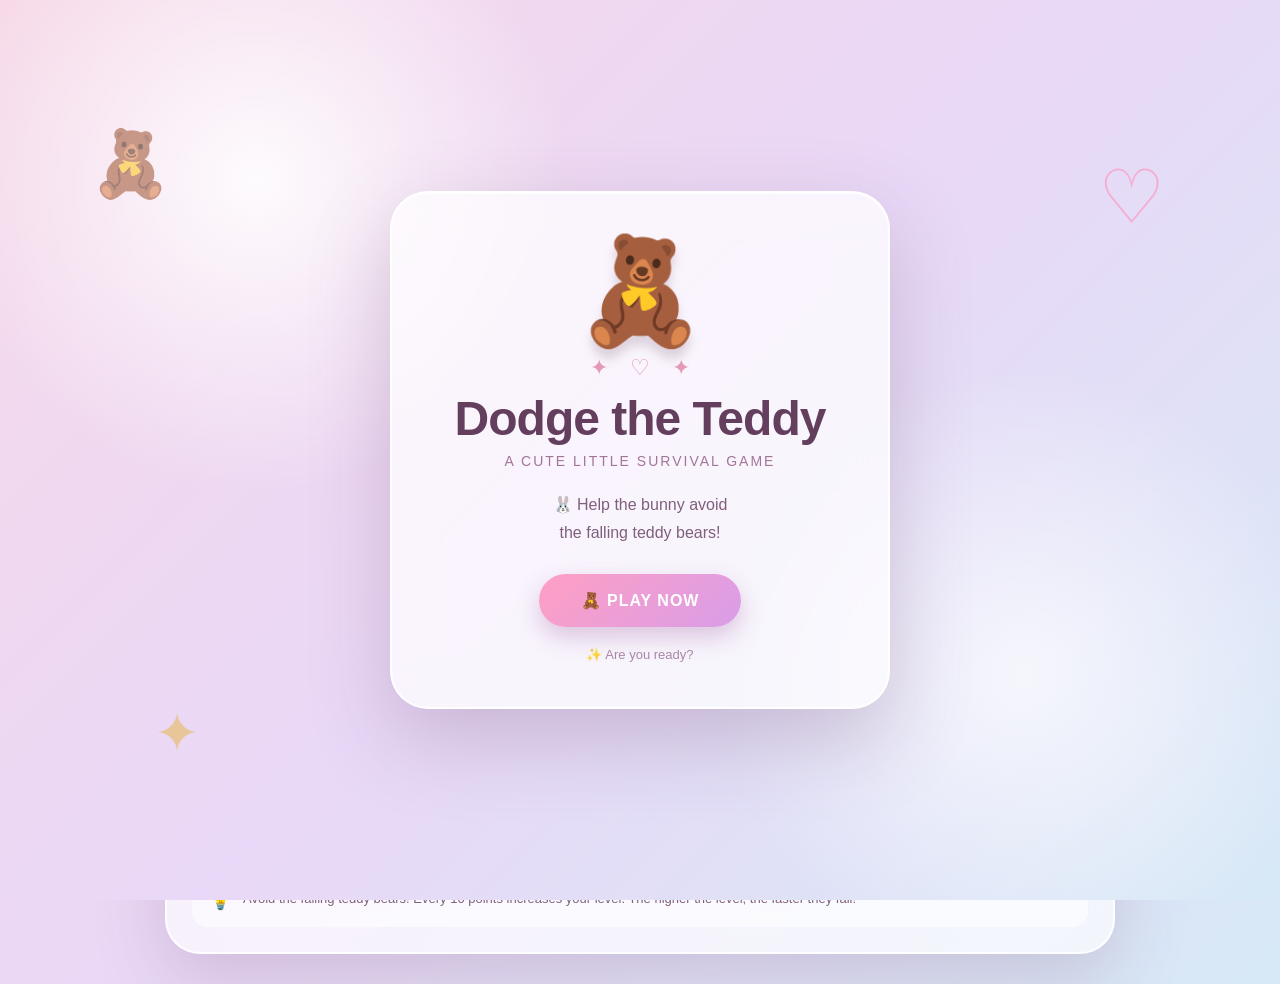
<file: dodge-the-teddy/index.html>
<!DOCTYPE html>
<html lang="en">
<head>
    <meta charset="UTF-8">
    <meta name="viewport" content="width=device-width, initial-scale=1.0">

    <title>Dodge the Teddy 🧸</title>

    <link rel="stylesheet" href="style.css">
</head>

<body>

<!-- ==========================================
     OPENING SCREEN
========================================== -->

<section id="openingScreen" class="opening-screen">

    <div class="opening-decoration opening-teddy">
        🧸
    </div>

    <div class="opening-decoration opening-heart">
        ♡
    </div>

    <div class="opening-decoration opening-star">
        ✦
    </div>

    <div class="opening-card">

        <div class="opening-teddy-main">
            🧸
        </div>

        <div class="opening-sparkles">
            ✦　♡　✦
        </div>

        <h1>Dodge the Teddy</h1>

        <p class="opening-subtitle">
            A cute little survival game
        </p>

        <p class="opening-description">
            🐰 Help the bunny avoid<br>
            the falling teddy bears!
        </p>

        <button id="enterGameBtn" class="enter-game-btn">
            🧸 PLAY NOW
        </button>

        <div class="opening-hint">
            ✨ Are you ready?
        </div>

    </div>

</section>

    <!-- ================================
         GAME SCREEN
    ================================= -->

    <section class="game-screen">

        <!-- Floating decorations -->
        <div class="floating teddy-float">🧸</div>
        <div class="floating heart-float">♡</div>
        <div class="floating star-float">✦</div>
        <div class="floating cloud-float">☁</div>

        <div class="game-wrapper">

            <!-- HEADER -->
            <div class="game-header">

                <div class="game-title">
                    <span>🧸</span>
                    <div>
                        <h1>Dodge the Teddy</h1>
                        <p>Don't let them catch you!</p>
                    </div>
                </div>

            </div>


            <!-- STATS -->
            <div class="stats">

                <div class="stat-box">
                    <span>⭐</span>
                    <div>
                        <small>SCORE</small>
                        <strong id="score">0</strong>
                    </div>
                </div>

                <div class="stat-box">
                    <span>🔥</span>
                    <div>
                        <small>LEVEL</small>
                        <strong id="level">1</strong>
                    </div>
                </div>

                <div class="stat-box">
                    <span>❤️</span>
                    <div>
                        <small>LIVES</small>
                        <strong id="lives">❤️❤️❤️</strong>
                    </div>
                </div>

            </div>


            <!-- GAME AREA -->
            <div id="gameArea" class="game-area">

                <!-- Background -->
                <div class="moon">🌙</div>

                <div class="cloud cloud-1">☁️</div>
                <div class="cloud cloud-2">☁️</div>
                <div class="cloud cloud-3">☁️</div>

                <!-- Stars -->
                <div class="stars">
                    ✦　⋆　✧　✦　⋆　✧　⋆　✦
                </div>

                <!-- Player -->
                <div id="player" class="player">
                    🐰
                </div>

                <!-- Start message -->
                <div id="startMessage" class="start-message">

                    <div class="big-teddy">
                        🧸
                    </div>

                    <h2>Dodge the Teddy!</h2>

                    <p>
                        Move left and right<br>
                        and avoid the falling teddies.
                    </p>

                    <button id="startBtn" class="start-btn">
                        ▶ START GAME
                    </button>

                    <small>
                        ⌨️ ← → / A D &nbsp; • &nbsp; 📱 Touch buttons
                    </small>

                </div>

                <!-- Game Over -->
                <div id="gameOver" class="game-over hidden">

                    <div class="game-over-icon">
                        💔
                    </div>

                    <h2>Game Over!</h2>

                    <p>
                        Your score
                    </p>

                    <strong id="finalScore">
                        0
                    </strong>

                    <p class="best-score">
                        🏆 Best Score:
                        <span id="bestScore">0</span>
                    </p>

                    <button id="restartBtn" class="start-btn">
                        🔄 PLAY AGAIN
                    </button>

                </div>

            </div>


            <!-- MOBILE CONTROLS -->
            <div class="mobile-controls">

                <button id="leftBtn" class="control-btn">
                    ◀
                </button>

                <button id="rightBtn" class="control-btn">
                    ▶
                </button>

            </div>


            <!-- INSTRUCTION -->
            <div class="instruction">

                <span>💡</span>

                <p>
                    Avoid the falling teddy bears!
                    Every 10 points increases your level.
                    The higher the level, the faster they fall!
                </p>

            </div>
            
        </div>

    </section>


    <script src="script.js"></script>

</body>
</html>
</file>
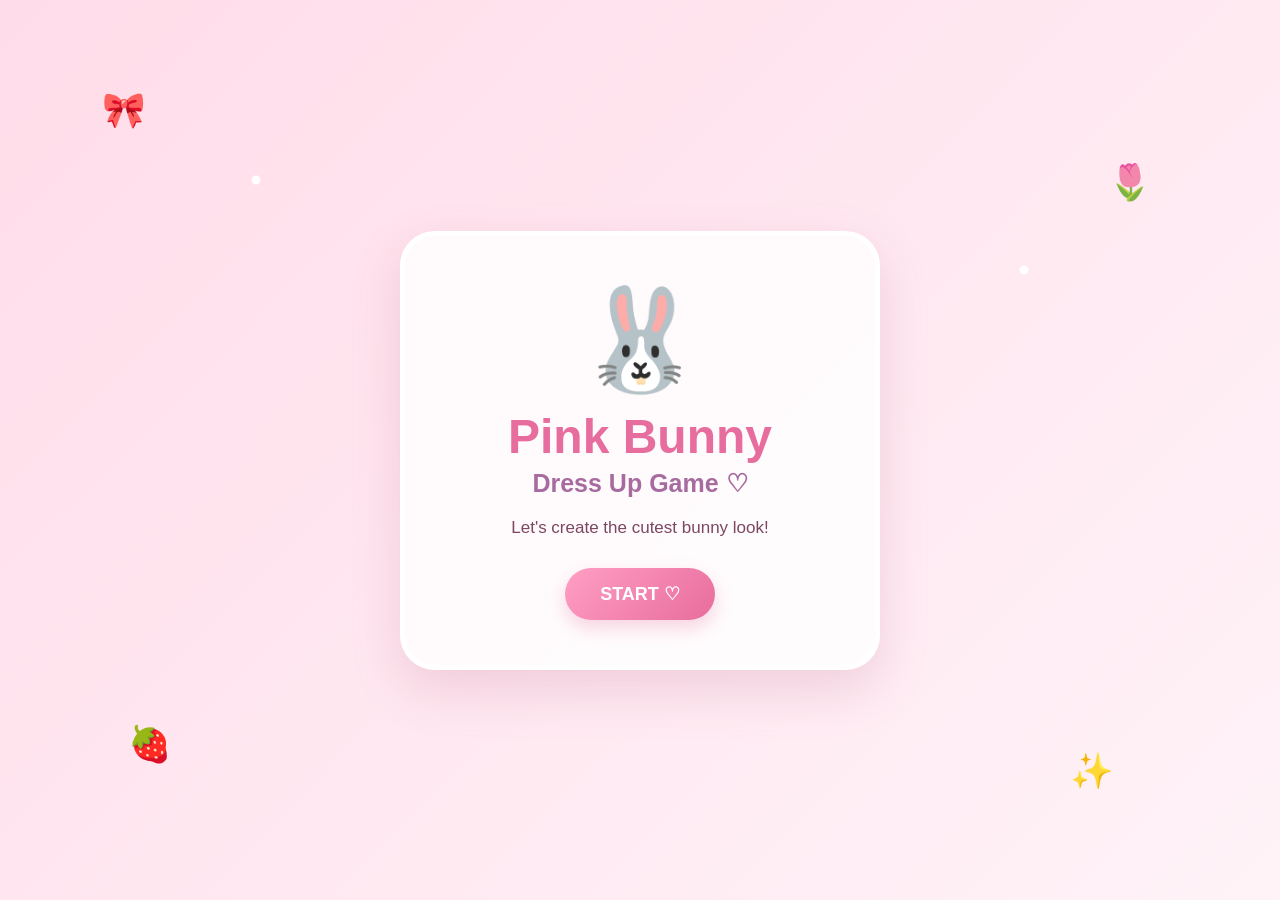
<file: dress-up-bunny/index.html>
<!DOCTYPE html>
<html lang="en">

<head>
    <meta charset="UTF-8">
    <meta name="viewport" content="width=device-width, initial-scale=1.0">

    <title>Pink Bunny Dress Up ♡</title>

    <link rel="stylesheet" href="style.css">
</head>

<body>

<!-- =====================================================
     WELCOME SCREEN
===================================================== -->

<section id="welcomeScreen" class="screen active">

    <div class="welcome-decoration decoration-one">🎀</div>
    <div class="welcome-decoration decoration-two">🌷</div>
    <div class="welcome-decoration decoration-three">🍓</div>
    <div class="welcome-decoration decoration-four">✨</div>

    <div class="welcome-card">

        <div class="welcome-bunny">
            🐰
        </div>

        <h1>Pink Bunny</h1>

        <h2>Dress Up Game ♡</h2>

        <p>
            Let's create the cutest bunny look!
        </p>

        <button id="startButton" class="main-button">
            START ♡
        </button>

    </div>

</section>


<!-- =====================================================
     DRESS UP SCREEN
===================================================== -->

<section id="dressUpScreen" class="screen">

    <header class="game-header">

        <div>
            <h1>My Bunny Closet 🎀</h1>

            <p>
                Choose your favorite outfit!
            </p>
        </div>

        <button id="musicButton" class="music-button">
            🎵
        </button>

    </header>


    <main class="game-container">

        <!-- =================================================
             BUNNY PREVIEW
        ================================================== -->

        <div class="bunny-section">

            <div
                id="bunnyBackground"
                class="bunny-background bg-pink"
            >

                <div class="sparkle sparkle-one">
                    ✦
                </div>

                <div class="sparkle sparkle-two">
                    ✧
                </div>

                <div class="sparkle sparkle-three">
                    ✦
                </div>


                <div class="bunny">

                    <!-- EARS -->

                    <div class="bunny-ear bunny-ear-left"></div>

                    <div class="bunny-ear bunny-ear-right"></div>


                    <!-- HEAD -->

                    <div class="bunny-head">

                        <div class="bunny-eye bunny-eye-left"></div>

                        <div class="bunny-eye bunny-eye-right"></div>

                        <div class="bunny-nose"></div>

                        <div class="bunny-cheek bunny-cheek-left"></div>

                        <div class="bunny-cheek bunny-cheek-right"></div>

                    </div>


                    <!-- BODY -->

                    <div class="bunny-body"></div>


                    <!-- DRESS -->

                    <div
                        id="bunnyDress"
                        class="bunny-dress dress-none"
                    ></div>


                    <!-- SHOES -->

                    <div
                        id="bunnyShoes"
                        class="bunny-shoes shoes-none"
                    ></div>


                    <!-- HAT -->

                    <div
                        id="bunnyHat"
                        class="bunny-hat hat-none"
                    ></div>


                    <!-- BAG -->

                    <div
                        id="bunnyBag"
                        class="bunny-bag bag-none"
                    ></div>

                </div>

            </div>


            <div class="look-name-box">

                <span>
                    Current Look
                </span>

                <strong id="lookName">
                    Pink Bunny
                </strong>

            </div>

        </div>


        <!-- =================================================
             CLOSET
        ================================================== -->

        <div class="closet-section">

            <div class="category-list">

                <button
                    class="category-button active"
                    data-category="dress"
                >
                    👗 Dress
                </button>


                <button
                    class="category-button"
                    data-category="shoes"
                >
                    👟 Shoes
                </button>


                <button
                    class="category-button"
                    data-category="hat"
                >
                    👑 Hat
                </button>


                <button
                    class="category-button"
                    data-category="bag"
                >
                    👜 Bag
                </button>


                <button
                    class="category-button"
                    data-category="background"
                >
                    🌸 Room
                </button>

            </div>


            <div
                id="optionsContainer"
                class="options-container"
            ></div>


            <div class="control-buttons">

                <button
                    id="randomButton"
                    class="secondary-button"
                >
                    🎲 Random
                </button>


                <button
                    id="resetButton"
                    class="secondary-button"
                >
                    ↺ Reset
                </button>


                <button
                    id="doneButton"
                    class="done-button"
                >
                    Done ♡
                </button>

            </div>

        </div>

    </main>

</section>


<!-- =====================================================
     RESULT SCREEN
===================================================== -->

<section id="resultScreen" class="screen">


    <!-- =================================================
         FLOATING RESULT DECORATIONS

         PENTING:
         Class menggunakan .result-floating
         supaya cocok dengan CSS.
    ================================================== -->

    <div class="result-floating result-float-1">
        💗
    </div>


    <div class="result-floating result-float-2">
        ⭐
    </div>


    <div class="result-floating result-float-3">
        ⚡
    </div>


    <div class="result-floating result-float-4">
        ✨
    </div>


    <div class="result-floating result-float-5">
        ♡
    </div>


    <!-- =================================================
         RESULT CARD
    ================================================== -->

    <div class="result-card">

        <p class="result-small-title">
            ✨ YOUR BUNNY LOOK ✨
        </p>


        <h1 id="finalLookName">
            Pink Bunny
        </h1>


        <!-- =================================================
             RESULT BUNNY AREA
        ================================================== -->

        <div
            id="resultBackground"
            class="result-bunny-background bg-pink"
        >


            <div class="result-bunny">


                <!-- EARS -->

                <div class="result-ear result-ear-left"></div>

                <div class="result-ear result-ear-right"></div>


                <!-- HEAD -->

                <div class="result-head">

                    <div class="result-eye result-eye-left"></div>

                    <div class="result-eye result-eye-right"></div>

                    <div class="result-nose"></div>

                    <div class="result-cheek result-cheek-left"></div>

                    <div class="result-cheek result-cheek-right"></div>

                </div>


                <!-- BODY -->

                <div class="result-body"></div>


                <!-- DRESS -->

                <div
                    id="resultDress"
                    class="result-dress dress-none"
                ></div>


                <!-- SHOES -->

                <div
                    id="resultShoes"
                    class="result-shoes shoes-none"
                ></div>


                <!-- HAT -->

                <div
                    id="resultHat"
                    class="result-hat hat-none"
                ></div>


                <!-- BAG -->

                <div
                    id="resultBag"
                    class="result-bag bag-none"
                ></div>


            </div>

        </div>


        <!-- PLAY AGAIN -->

        <button
            id="playAgainButton"
            class="main-button"
        >
            PLAY AGAIN ♡
        </button>

    </div>

</section>


<!-- =====================================================
     MUSIC
===================================================== -->

<audio
    id="backgroundMusic"
    loop
>
    <source
        src="music/music.mp3"
        type="audio/mpeg"
    >
</audio>


<script src="script.js"></script>

</body>

</html>
</file>
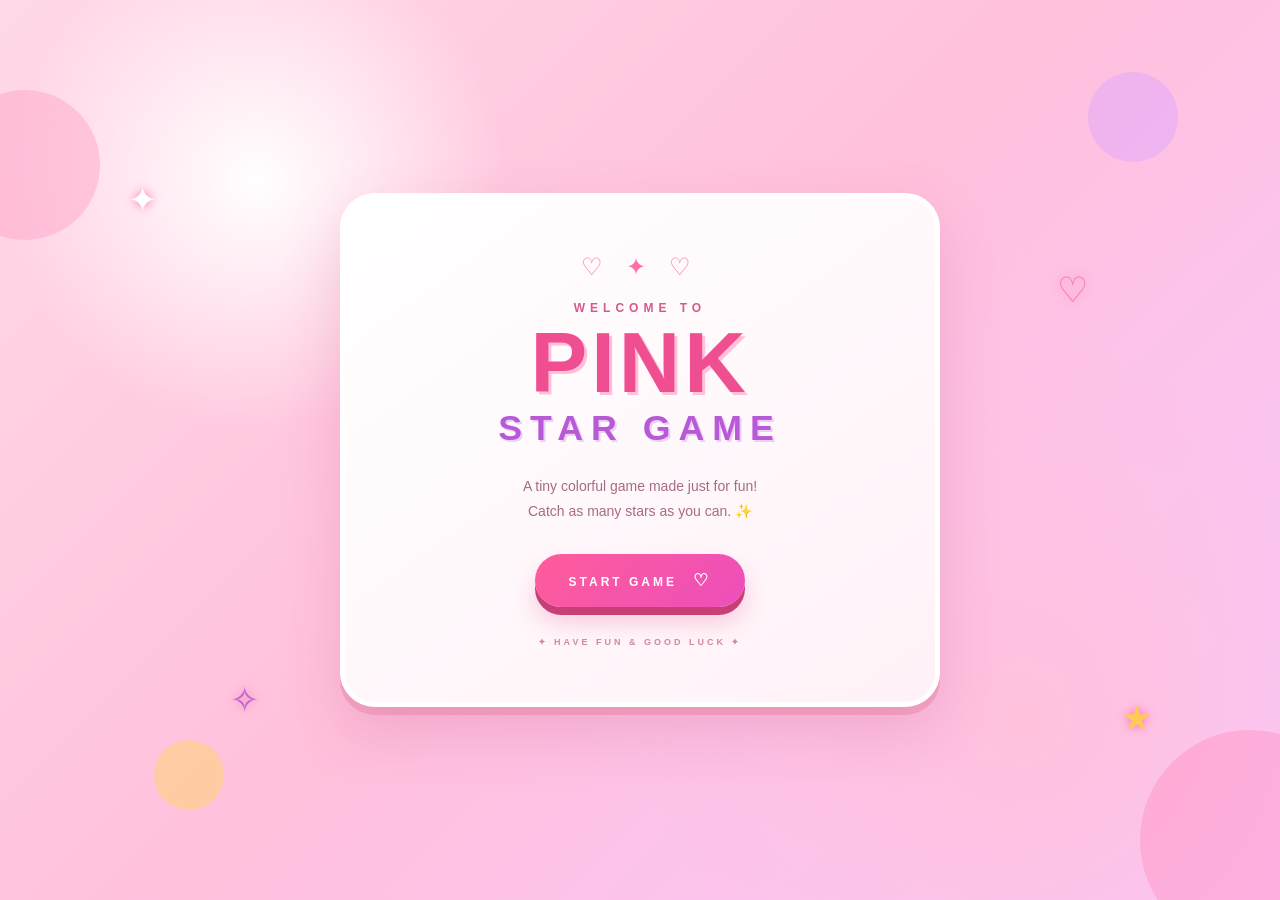
<file: pink-star-game/index.html>
<!DOCTYPE html>
<html lang="en">

<head>
    <meta charset="UTF-8">
    <meta name="viewport" content="width=device-width, initial-scale=1.0">

    <title>Pink Star Mini Game ♡</title>

    <link rel="stylesheet" href="style.css">
</head>

<body>

    <!-- =========================================
         WELCOME SCREEN
    ========================================== -->

    <section id="welcomeScreen" class="screen welcome-screen">

        <!-- Decorative bubbles -->
        <div class="bubble bubble-1"></div>
        <div class="bubble bubble-2"></div>
        <div class="bubble bubble-3"></div>
        <div class="bubble bubble-4"></div>

        <div class="sparkle sparkle-1">✦</div>
        <div class="sparkle sparkle-2">♡</div>
        <div class="sparkle sparkle-3">✧</div>
        <div class="sparkle sparkle-4">★</div>

        <div class="welcome-card">

            <div class="welcome-decoration">
                ♡ ✦ ♡
            </div>

            <p class="welcome-small">
                WELCOME TO
            </p>

            <h1>
                PINK
                <span>STAR GAME</span>
            </h1>

            <p class="welcome-description">
                A tiny colorful game made just for fun!
                <br>
                Catch as many stars as you can. ✨
            </p>

            <button id="startButton" class="game-button">
                <span>START GAME</span>
                <b>♡</b>
            </button>

            <div class="welcome-footer">
                ✦ HAVE FUN & GOOD LUCK ✦
            </div>

        </div>

    </section>


    <!-- =========================================
         GAME SCREEN
    ========================================== -->

    <section id="gameScreen" class="screen game-screen">

        <div class="bubble bubble-5"></div>
        <div class="bubble bubble-6"></div>

        <div class="game-container">

            <!-- Header -->

            <div class="game-header">

                <div class="player-info">

                    <div class="mini-icon">
                        ♡
                    </div>

                    <div>
                        <span>PLAYER</span>
                        <strong>STAR HUNTER</strong>
                    </div>

                </div>

                <div class="score-box">

                    <span>SCORE</span>

                    <strong id="score">
                        0
                    </strong>

                </div>

            </div>


            <!-- Game board -->

            <div class="game-board" id="gameBoard">

                <div class="game-board-title">
                    CATCH THE STAR!
                </div>

                <div class="game-board-subtitle">
                    ✦ Tap the pink star ✦
                </div>

                <button id="target" class="target">
                    ★
                </button>

            </div>


            <!-- Timer -->

            <div class="timer-card">

                <span>
                    TIME LEFT
                </span>

                <strong id="timer">
                    30
                </strong>

                <small>
                    seconds
                </small>

            </div>

        </div>

    </section>


    <!-- =========================================
         GAME OVER SCREEN
    ========================================== -->

    <section id="gameOverScreen" class="screen game-over-screen">

        <div class="bubble bubble-7"></div>
        <div class="bubble bubble-8"></div>

        <div class="game-over-card">

            <div class="game-over-decoration">
                ✨ ♡ ✨
            </div>

            <div class="trophy">
                🏆
            </div>

            <p class="game-over-small">
                TIME'S UP!
            </p>

            <h2>
                GREAT JOB!
            </h2>

            <p class="result-text">
                Your final score is
            </p>

            <div class="final-score">
                <span id="finalScore">
                    0
                </span>

                <small>
                    STARS
                </small>
            </div>

            <button id="restartButton" class="game-button">
                <span>PLAY AGAIN</span>
                <b>↻</b>
            </button>

            <div class="game-over-footer">
                Keep shining! ✦
            </div>

        </div>

    </section>


    <script src="script.js"></script>

</body>

</html>
</file>
<file: dodge-the-teddy/style.css>
/* =====================================================
   DODGE THE TEDDY
   FULL CSS
===================================================== */


/* ================================
   RESET
================================ */

* {
    margin: 0;
    padding: 0;
    box-sizing: border-box;
}

html,
body {
    width: 100%;
    min-height: 100%;
    font-family: "Trebuchet MS", Arial, sans-serif;
}


/* ================================
   BODY
================================ */

body {

    background:
        radial-gradient(
            circle at 20% 20%,
            rgba(255,255,255,.9),
            transparent 25%
        ),
        linear-gradient(
            135deg,
            #f7d9e8,
            #e9d8f7,
            #d7e9f7
        );

    overflow-x: hidden;
}


/* ================================
   GAME SCREEN
================================ */

.game-screen {

    min-height: 100vh;

    display: flex;
    justify-content: center;
    align-items: center;

    padding: 30px 15px;

    position: relative;
    overflow: hidden;
}


/* ================================
   FLOATING DECORATIONS
================================ */

.floating {

    position: fixed;

    pointer-events: none;

    opacity: .55;

    z-index: 0;

    animation:
        floatingAround
        6s
        ease-in-out
        infinite;
}

.teddy-float {

    left: 5%;
    top: 12%;

    font-size: 55px;

    animation-delay: 0s;
}

.heart-float {

    right: 7%;
    top: 18%;

    font-size: 65px;

    color: #ff8fb8;

    animation-delay: 1s;
}

.star-float {

    left: 10%;
    bottom: 15%;

    font-size: 50px;

    color: #f8c96d;

    animation-delay: 2s;
}

.cloud-float {

    right: 5%;
    bottom: 12%;

    font-size: 65px;

    animation-delay: 3s;
}


@keyframes floatingAround {

    0% {
        transform: translateY(0) rotate(-5deg);
    }

    50% {
        transform: translateY(-25px) rotate(8deg);
    }

    100% {
        transform: translateY(0) rotate(-5deg);
    }
}


/* ================================
   GAME WRAPPER
================================ */

.game-wrapper {

    width: min(950px, 100%);

    position: relative;

    z-index: 2;

    background: rgba(255,255,255,.65);

    backdrop-filter: blur(18px);

    border: 2px solid rgba(255,255,255,.8);

    border-radius: 35px;

    padding: 25px;

    box-shadow:
        0 25px 70px rgba(125,82,115,.22),
        inset 0 1px 0 rgba(255,255,255,.9);
}


/* ================================
   HEADER
================================ */

.game-header {

    display: flex;

    align-items: center;

    justify-content: space-between;

    gap: 15px;

    margin-bottom: 20px;
}


.game-title {

    display: flex;

    align-items: center;

    gap: 15px;
}


.game-title > span {

    width: 65px;
    height: 65px;

    display: flex;
    align-items: center;
    justify-content: center;

    background: linear-gradient(
        145deg,
        #fff,
        #ffe5ef
    );

    border-radius: 20px;

    font-size: 38px;

    box-shadow:
        0 8px 20px rgba(202,110,145,.2);
}


.game-title h1 {

    color: #633e5d;

    font-size: clamp(25px, 4vw, 38px);

    line-height: 1;

    margin-bottom: 7px;
}


.game-title p {

    color: #9c718f;

    font-size: 14px;
}


/* ================================
   MUSIC BUTTON
================================ */

.music-btn {

    border: none;

    background: #fff;

    color: #754b6c;

    padding: 12px 18px;

    border-radius: 50px;

    font-weight: bold;

    cursor: pointer;

    box-shadow:
        0 7px 18px rgba(120,70,110,.15);

    transition: .25s;
}

.music-btn:hover {

    transform: translateY(-3px);

    box-shadow:
        0 10px 22px rgba(120,70,110,.22);
}


/* ================================
   STATS
================================ */

.stats {

    display: grid;

    grid-template-columns:
        repeat(3, 1fr);

    gap: 12px;

    margin-bottom: 18px;
}


.stat-box {

    background: rgba(255,255,255,.8);

    border-radius: 18px;

    padding: 12px 15px;

    display: flex;

    align-items: center;

    justify-content: center;

    gap: 10px;

    box-shadow:
        0 6px 20px rgba(130,75,120,.1);

    border: 1px solid rgba(255,255,255,.8);
}


.stat-box > span {

    font-size: 25px;
}


.stat-box small {

    display: block;

    font-size: 10px;

    letter-spacing: 2px;

    color: #aa88a3;
}


.stat-box strong {

    display: block;

    color: #633e5d;

    font-size: 20px;

    margin-top: 2px;
}


/* ================================
   GAME AREA
================================ */

.game-area {

    width: 100%;

    height: 560px;

    position: relative;

    overflow: hidden;

    border-radius: 28px;

    border: 4px solid rgba(255,255,255,.8);

    background:

        radial-gradient(
            circle at 50% 20%,
            rgba(255,255,255,.4),
            transparent 30%
        ),

        linear-gradient(
            180deg,
            #bca8dd 0%,
            #d8c4e8 45%,
            #f4d7df 100%
        );

    box-shadow:
        inset 0 0 50px rgba(90,60,110,.15),
        0 10px 30px rgba(90,60,110,.15);
}


/* ================================
   MOON
================================ */

.moon {

    position: absolute;

    top: 35px;
    right: 45px;

    font-size: 70px;

    filter:
        drop-shadow(
            0 0 15px
            rgba(255,255,255,.7)
        );

    animation:
        moonGlow
        3s
        ease-in-out
        infinite;
}


@keyframes moonGlow {

    0%,100% {
        transform: scale(1);
    }

    50% {
        transform: scale(1.08);
    }
}


/* ================================
   CLOUDS
================================ */

.cloud {

    position: absolute;

    font-size: 42px;

    opacity: .65;

    pointer-events: none;
}

.cloud-1 {

    top: 70px;
    left: 10%;

    animation:
        cloudMove1
        18s
        linear
        infinite;
}

.cloud-2 {

    top: 150px;
    left: 60%;

    font-size: 32px;

    animation:
        cloudMove2
        23s
        linear
        infinite;
}

.cloud-3 {

    top: 240px;
    left: 25%;

    font-size: 28px;

    animation:
        cloudMove1
        25s
        linear
        infinite;
}


@keyframes cloudMove1 {

    0% {
        transform: translateX(-80px);
    }

    50% {
        transform: translateX(180px);
    }

    100% {
        transform: translateX(-80px);
    }
}


@keyframes cloudMove2 {

    0% {
        transform: translateX(100px);
    }

    50% {
        transform: translateX(-150px);
    }

    100% {
        transform: translateX(100px);
    }
}


/* ================================
   STARS
================================ */

.stars {

    position: absolute;

    top: 25px;
    left: 30px;

    color: rgba(255,255,255,.8);

    font-size: 18px;

    letter-spacing: 8px;

    animation:
        twinkle
        2s
        ease-in-out
        infinite;
}


@keyframes twinkle {

    0%,100% {
        opacity: .4;
    }

    50% {
        opacity: 1;
    }
}


/* ================================
   PLAYER
================================ */

.player {

    position: absolute;

    width: 75px;
    height: 75px;

    left: 50%;

    bottom: 25px;

    transform: translateX(-50%);

    display: flex;

    align-items: center;
    justify-content: center;

    font-size: 55px;

    z-index: 10;

    user-select: none;

    filter:
        drop-shadow(
            0 7px 4px
            rgba(90,50,80,.2)
        );

    transition: transform .08s linear;
}


/* ================================
   FALLING TEDDY
================================ */

.falling-teddy {

    position: absolute;

    top: -70px;

    width: 60px;
    height: 60px;

    display: flex;

    align-items: center;
    justify-content: center;

    font-size: 44px;

    z-index: 5;

    user-select: none;

    filter:
        drop-shadow(
            0 5px 4px
            rgba(80,50,70,.25)
        );
}


/* ================================
   HIT ANIMATION
================================ */

.player.hit {

    animation:
        hitShake
        .4s
        ease;
}


@keyframes hitShake {

    0% {
        transform: translateX(-50%);
    }

    20% {
        transform: translateX(calc(-50% - 15px));
    }

    40% {
        transform: translateX(calc(-50% + 15px));
    }

    60% {
        transform: translateX(calc(-50% - 12px));
    }

    80% {
        transform: translateX(calc(-50% + 12px));
    }

    100% {
        transform: translateX(-50%);
    }
}


/* ================================
   START MESSAGE
================================ */

.start-message {

    position: absolute;

    inset: 0;

    display: flex;

    flex-direction: column;

    align-items: center;
    justify-content: center;

    text-align: center;

    background:
        rgba(80,55,100,.18);

    backdrop-filter: blur(3px);

    z-index: 20;
}


.big-teddy {

    font-size: 90px;

    animation:
        teddyBounce
        1.5s
        ease-in-out
        infinite;
}


@keyframes teddyBounce {

    0%,100% {
        transform: translateY(0) rotate(-5deg);
    }

    50% {
        transform: translateY(-15px) rotate(5deg);
    }
}


.start-message h2,
.game-over h2 {

    color: #fff;

    font-size: 34px;

    text-shadow:
        0 3px 10px rgba(60,40,80,.3);

    margin: 5px 0 10px;
}


.start-message p {

    color: #fff;

    line-height: 1.6;

    margin-bottom: 20px;

    text-shadow:
        0 2px 5px rgba(60,40,80,.25);
}


.start-message small {

    color: rgba(255,255,255,.9);

    margin-top: 15px;
}


/* ================================
   BUTTON
================================ */

.start-btn {

    border: none;

    padding: 15px 28px;

    border-radius: 50px;

    background:
        linear-gradient(
            135deg,
            #ff9fc3,
            #d99de8
        );

    color: #fff;

    font-size: 15px;

    font-weight: bold;

    letter-spacing: 1px;

    cursor: pointer;

    box-shadow:
        0 8px 20px
        rgba(150,80,150,.3);

    transition: .25s;
}


.start-btn:hover {

    transform:
        translateY(-4px)
        scale(1.03);

    box-shadow:
        0 12px 28px
        rgba(150,80,150,.4);
}


.start-btn:active {

    transform: scale(.97);
}


/* ================================
   GAME OVER
================================ */

.game-over {

    position: absolute;

    inset: 0;

    z-index: 30;

    display: flex;

    flex-direction: column;

    align-items: center;
    justify-content: center;

    text-align: center;

    background:
        rgba(68,42,75,.35);

    backdrop-filter: blur(8px);
}


.game-over-icon {

    font-size: 70px;

    animation:
        heartBreak
        1s
        ease;
}


@keyframes heartBreak {

    0% {
        transform: scale(0);
    }

    70% {
        transform: scale(1.15);
    }

    100% {
        transform: scale(1);
    }
}


.game-over > p {

    color: #fff;

    margin-top: 5px;
}


#finalScore {

    color: #fff;

    font-size: 48px;

    margin: 3px 0 8px;
}


.best-score {

    margin-bottom: 20px;

    font-size: 14px;
}


/* ================================
   HIDDEN
================================ */

.hidden {

    display: none !important;
}


/* ================================
   MOBILE CONTROLS
================================ */

.mobile-controls {

    display: flex;

    justify-content: center;

    gap: 20px;

    margin-top: 18px;
}


.control-btn {

    width: 75px;
    height: 55px;

    border: none;

    border-radius: 18px;

    background: rgba(255,255,255,.85);

    color: #704c6d;

    font-size: 24px;

    font-weight: bold;

    cursor: pointer;

    box-shadow:
        0 7px 18px
        rgba(100,60,100,.15);

    transition: .15s;

    touch-action: manipulation;
}


.control-btn:active {

    transform: scale(.9);

    background: #ffe4ef;
}


.sound-control {

    font-size: 20px;
}


/* ================================
   INSTRUCTION
================================ */

.instruction {

    display: flex;

    align-items: center;

    gap: 10px;

    margin-top: 15px;

    padding: 13px 16px;

    border-radius: 16px;

    background: rgba(255,255,255,.55);

    color: #805f7b;

    font-size: 13px;

    line-height: 1.5;
}


.instruction span {

    font-size: 20px;
}


/* ================================
   SCORE POPUP
================================ */

.score-popup {

    position: absolute;

    color: #fff;

    font-size: 20px;

    font-weight: bold;

    pointer-events: none;

    z-index: 50;

    animation:
        scoreUp
        .7s
        ease-out
        forwards;

    text-shadow:
        0 2px 5px rgba(80,40,80,.4);
}


@keyframes scoreUp {

    0% {
        opacity: 1;
        transform: translateY(0) scale(1);
    }

    100% {
        opacity: 0;
        transform: translateY(-50px) scale(1.3);
    }
}


/* ================================
   LEVEL POPUP
================================ */

.level-popup {

    position: absolute;

    left: 50%;
    top: 50%;

    transform: translate(-50%, -50%);

    z-index: 100;

    color: #fff;

    font-size: 45px;

    font-weight: bold;

    text-shadow:
        0 4px 15px rgba(70,40,90,.4);

    animation:
        levelUp
        1s
        ease
        forwards;

    pointer-events: none;
}


@keyframes levelUp {

    0% {
        opacity: 0;
        transform:
            translate(-50%, -50%)
            scale(.5);
    }

    30% {
        opacity: 1;
        transform:
            translate(-50%, -50%)
            scale(1.2);
    }

    100% {
        opacity: 0;
        transform:
            translate(-50%, -50%)
            scale(1.5);
    }
}


/* ================================
   RESPONSIVE
================================ */

@media (max-width: 700px) {

    .game-screen {

        padding: 10px;
    }

    .game-wrapper {

        padding: 15px;

        border-radius: 25px;
    }

    .game-header {

        align-items: flex-start;
    }

    .game-title > span {

        width: 52px;
        height: 52px;

        font-size: 30px;
    }

    .game-title h1 {

        font-size: 24px;
    }

    .game-title p {

        font-size: 11px;
    }

    .music-btn {

        padding: 9px 12px;

        font-size: 11px;
    }

    .stats {

        gap: 7px;
    }

    .stat-box {

        padding: 9px 5px;

        gap: 4px;
    }

    .stat-box > span {

        font-size: 20px;
    }

    .stat-box small {

        font-size: 8px;
    }

    .stat-box strong {

        font-size: 15px;
    }

    .game-area {

        height: 500px;

        border-radius: 22px;
    }

    .mobile-controls {

        gap: 12px;
    }

    .control-btn {

        width: 85px;
    }

    .instruction {

        font-size: 11px;
    }

    .floating {

        display: none;
    }
}


@media (max-width: 420px) {

    .game-area {

        height: 460px;
    }

    .moon {

        right: 20px;

        font-size: 50px;
    }

    .start-message h2 {

        font-size: 27px;
    }

    .big-teddy {

        font-size: 70px;
    }

    .start-message p {

        font-size: 13px;
    }
}

/* =====================================================
   OPENING SCREEN
===================================================== */

.opening-screen {

    position: fixed;

    inset: 0;

    z-index: 9999;

    display: flex;

    align-items: center;
    justify-content: center;

    padding: 20px;

    overflow: hidden;

    background:
        radial-gradient(
            circle at 20% 20%,
            rgba(255,255,255,.9),
            transparent 25%
        ),
        radial-gradient(
            circle at 80% 75%,
            rgba(255,255,255,.7),
            transparent 25%
        ),
        linear-gradient(
            135deg,
            #f7d9e8,
            #e9d8f7,
            #d7e9f7
        );

    transition:
        opacity .7s ease,
        visibility .7s ease;
}


/* ketika masuk game */

.opening-screen.hide {

    opacity: 0;

    visibility: hidden;

    pointer-events: none;
}


/* ================================
   OPENING CARD
================================ */

.opening-card {

    position: relative;

    width: min(500px, 100%);

    padding: 45px 30px;

    text-align: center;

    border-radius: 38px;

    background:
        rgba(255,255,255,.72);

    backdrop-filter: blur(20px);

    border:
        2px solid
        rgba(255,255,255,.9);

    box-shadow:
        0 30px 80px
        rgba(110,70,110,.25),

        inset
        0 1px 0
        rgba(255,255,255,.9);

    animation:
        openingCardIn
        .8s
        ease;
}


@keyframes openingCardIn {

    from {

        opacity: 0;

        transform:
            translateY(35px)
            scale(.9);
    }

    to {

        opacity: 1;

        transform:
            translateY(0)
            scale(1);
    }
}


/* ================================
   MAIN TEDDY
================================ */

.opening-teddy-main {

    font-size: 105px;

    line-height: 1;

    margin-bottom: 10px;

    filter:
        drop-shadow(
            0 10px 5px
            rgba(100,60,90,.18)
        );

    animation:
        openingTeddy
        2s
        ease-in-out
        infinite;
}


@keyframes openingTeddy {

    0%,
    100% {

        transform:
            translateY(0)
            rotate(-5deg);
    }

    50% {

        transform:
            translateY(-15px)
            rotate(5deg);
    }
}


/* ================================
   SPARKLES
================================ */

.opening-sparkles {

    color: #e59abb;

    font-size: 22px;

    margin-bottom: 8px;

    animation:
        sparkleBlink
        1.8s
        ease-in-out
        infinite;
}


@keyframes sparkleBlink {

    0%,
    100% {

        opacity: .45;

        transform: scale(.95);
    }

    50% {

        opacity: 1;

        transform: scale(1.08);
    }
}


/* ================================
   TITLE
================================ */

.opening-card h1 {

    margin: 5px 0 7px;

    color: #633e5d;

    font-size:
        clamp(32px, 7vw, 48px);

    font-weight: 800;

    letter-spacing: -1px;
}


.opening-subtitle {

    color: #a27696;

    font-size: 14px;

    letter-spacing: 2px;

    text-transform: uppercase;

    margin-bottom: 22px;
}


/* ================================
   DESCRIPTION
================================ */

.opening-description {

    color: #805f7b;

    font-size: 16px;

    line-height: 1.7;

    margin-bottom: 28px;
}


/* ================================
   PLAY BUTTON
================================ */

.enter-game-btn {

    position: relative;

    border: none;

    padding:
        17px 42px;

    min-width: 190px;

    border-radius: 50px;

    background:
        linear-gradient(
            135deg,
            #ff9fc3,
            #d99de8
        );

    color: white;

    font-family:
        "Trebuchet MS",
        Arial,
        sans-serif;

    font-size: 16px;

    font-weight: bold;

    letter-spacing: 1px;

    cursor: pointer;

    box-shadow:
        0 10px 25px
        rgba(150,80,150,.3);

    transition:
        transform .25s ease,
        box-shadow .25s ease;
}


.enter-game-btn:hover {

    transform:
        translateY(-5px)
        scale(1.04);

    box-shadow:
        0 16px 32px
        rgba(150,80,150,.4);
}


.enter-game-btn:active {

    transform:
        translateY(0)
        scale(.96);
}


/* ================================
   HINT
================================ */

.opening-hint {

    margin-top: 20px;

    color: #aa88a3;

    font-size: 13px;

    animation:
        hintPulse
        2s
        ease-in-out
        infinite;
}


@keyframes hintPulse {

    0%,
    100% {

        opacity: .55;
    }

    50% {

        opacity: 1;
    }
}


/* ================================
   FLOATING DECORATIONS
================================ */

.opening-decoration {

    position: absolute;

    pointer-events: none;

    user-select: none;

    opacity: .6;

    animation:
        openingFloat
        5s
        ease-in-out
        infinite;
}


.opening-teddy {

    left: 7%;

    top: 14%;

    font-size: 65px;
}


.opening-heart {

    right: 9%;

    top: 17%;

    color: #ff8fb8;

    font-size: 75px;

    animation-delay: 1s;
}


.opening-star {

    left: 12%;

    bottom: 15%;

    color: #e7bb5f;

    font-size: 55px;

    animation-delay: 2s;
}


@keyframes openingFloat {

    0%,
    100% {

        transform:
            translateY(0)
            rotate(-6deg);
    }

    50% {

        transform:
            translateY(-25px)
            rotate(7deg);
    }
}


/* ================================
   MOBILE
================================ */

@media (max-width: 600px) {

    .opening-card {

        padding:
            35px 20px;

        border-radius: 30px;
    }

    .opening-teddy-main {

        font-size: 80px;
    }

    .opening-card h1 {

        font-size: 32px;
    }

    .opening-description {

        font-size: 14px;
    }

    .opening-decoration {

        opacity: .35;
    }

    .opening-teddy {

        left: 3%;
    }

    .opening-heart {

        right: 3%;
    }

    .enter-game-btn {

        width: 100%;

        max-width: 240px;
    }
}
/* =====================================================
   OPENING SCREEN
===================================================== */

.opening-screen {

    position: fixed;

    inset: 0;

    z-index: 9999;

    display: flex;

    align-items: center;
    justify-content: center;

    padding: 20px;

    overflow: hidden;

    background:
        radial-gradient(
            circle at 20% 20%,
            rgba(255,255,255,.9),
            transparent 25%
        ),
        radial-gradient(
            circle at 80% 75%,
            rgba(255,255,255,.7),
            transparent 25%
        ),
        linear-gradient(
            135deg,
            #f7d9e8,
            #e9d8f7,
            #d7e9f7
        );

    transition:
        opacity .7s ease,
        visibility .7s ease;
}


/* ketika masuk game */

.opening-screen.hide {

    opacity: 0;

    visibility: hidden;

    pointer-events: none;
}


/* ================================
   OPENING CARD
================================ */

.opening-card {

    position: relative;

    width: min(500px, 100%);

    padding: 45px 30px;

    text-align: center;

    border-radius: 38px;

    background:
        rgba(255,255,255,.72);

    backdrop-filter: blur(20px);

    border:
        2px solid
        rgba(255,255,255,.9);

    box-shadow:
        0 30px 80px
        rgba(110,70,110,.25),

        inset
        0 1px 0
        rgba(255,255,255,.9);

    animation:
        openingCardIn
        .8s
        ease;
}


@keyframes openingCardIn {

    from {

        opacity: 0;

        transform:
            translateY(35px)
            scale(.9);
    }

    to {

        opacity: 1;

        transform:
            translateY(0)
            scale(1);
    }
}


/* ================================
   MAIN TEDDY
================================ */

.opening-teddy-main {

    font-size: 105px;

    line-height: 1;

    margin-bottom: 10px;

    filter:
        drop-shadow(
            0 10px 5px
            rgba(100,60,90,.18)
        );

    animation:
        openingTeddy
        2s
        ease-in-out
        infinite;
}


@keyframes openingTeddy {

    0%,
    100% {

        transform:
            translateY(0)
            rotate(-5deg);
    }

    50% {

        transform:
            translateY(-15px)
            rotate(5deg);
    }
}


/* ================================
   SPARKLES
================================ */

.opening-sparkles {

    color: #e59abb;

    font-size: 22px;

    margin-bottom: 8px;

    animation:
        sparkleBlink
        1.8s
        ease-in-out
        infinite;
}


@keyframes sparkleBlink {

    0%,
    100% {

        opacity: .45;

        transform: scale(.95);
    }

    50% {

        opacity: 1;

        transform: scale(1.08);
    }
}


/* ================================
   TITLE
================================ */

.opening-card h1 {

    margin: 5px 0 7px;

    color: #633e5d;

    font-size:
        clamp(32px, 7vw, 48px);

    font-weight: 800;

    letter-spacing: -1px;
}


.opening-subtitle {

    color: #a27696;

    font-size: 14px;

    letter-spacing: 2px;

    text-transform: uppercase;

    margin-bottom: 22px;
}


/* ================================
   DESCRIPTION
================================ */

.opening-description {

    color: #805f7b;

    font-size: 16px;

    line-height: 1.7;

    margin-bottom: 28px;
}


/* ================================
   PLAY BUTTON
================================ */

.enter-game-btn {

    position: relative;

    border: none;

    padding:
        17px 42px;

    min-width: 190px;

    border-radius: 50px;

    background:
        linear-gradient(
            135deg,
            #ff9fc3,
            #d99de8
        );

    color: white;

    font-family:
        "Trebuchet MS",
        Arial,
        sans-serif;

    font-size: 16px;

    font-weight: bold;

    letter-spacing: 1px;

    cursor: pointer;

    box-shadow:
        0 10px 25px
        rgba(150,80,150,.3);

    transition:
        transform .25s ease,
        box-shadow .25s ease;
}


.enter-game-btn:hover {

    transform:
        translateY(-5px)
        scale(1.04);

    box-shadow:
        0 16px 32px
        rgba(150,80,150,.4);
}


.enter-game-btn:active {

    transform:
        translateY(0)
        scale(.96);
}


/* ================================
   HINT
================================ */

.opening-hint {

    margin-top: 20px;

    color: #aa88a3;

    font-size: 13px;

    animation:
        hintPulse
        2s
        ease-in-out
        infinite;
}


@keyframes hintPulse {

    0%,
    100% {

        opacity: .55;
    }

    50% {

        opacity: 1;
    }
}


/* ================================
   FLOATING DECORATIONS
================================ */

.opening-decoration {

    position: absolute;

    pointer-events: none;

    user-select: none;

    opacity: .6;

    animation:
        openingFloat
        5s
        ease-in-out
        infinite;
}


.opening-teddy {

    left: 7%;

    top: 14%;

    font-size: 65px;
}


.opening-heart {

    right: 9%;

    top: 17%;

    color: #ff8fb8;

    font-size: 75px;

    animation-delay: 1s;
}


.opening-star {

    left: 12%;

    bottom: 15%;

    color: #e7bb5f;

    font-size: 55px;

    animation-delay: 2s;
}


@keyframes openingFloat {

    0%,
    100% {

        transform:
            translateY(0)
            rotate(-6deg);
    }

    50% {

        transform:
            translateY(-25px)
            rotate(7deg);
    }
}


/* ================================
   MOBILE
================================ */

@media (max-width: 600px) {

    .opening-card {

        padding:
            35px 20px;

        border-radius: 30px;
    }

    .opening-teddy-main {

        font-size: 80px;
    }

    .opening-card h1 {

        font-size: 32px;
    }

    .opening-description {

        font-size: 14px;
    }

    .opening-decoration {

        opacity: .35;
    }

    .opening-teddy {

        left: 3%;
    }

    .opening-heart {

        right: 3%;
    }

    .enter-game-btn {

        width: 100%;

        max-width: 240px;
    }
}
</file>
<file: dress-up-bunny/style.css>
* {
    box-sizing: border-box;
    margin: 0;
    padding: 0;
}

body {
    font-family: "Trebuchet MS", Arial, sans-serif;
    min-height: 100vh;
    background: #ffeaf3;
    color: #7c4760;
    overflow-x: hidden;
}

/* =====================================================
   SCREEN
===================================================== */

.screen {
    display: none;
    min-height: 100vh;
    padding: 30px;
}

.screen.active {
    display: flex;
}

/* =====================================================
   WELCOME
===================================================== */

#welcomeScreen {
    align-items: center;
    justify-content: center;
    position: relative;

    background:
        radial-gradient(circle at 20% 20%, #ffffff 0 4px, transparent 5px),
        radial-gradient(circle at 80% 30%, #ffffff 0 4px, transparent 5px),
        linear-gradient(135deg, #ffdce9, #fff3f8);

    overflow: hidden;
}

.welcome-card {
    width: min(480px, 100%);
    padding: 45px 30px;
    text-align: center;

    background: rgba(255,255,255,.85);

    border: 5px solid #fff;
    border-radius: 35px;

    box-shadow:
        0 20px 50px rgba(180, 93, 130, .2);

    position: relative;
    z-index: 5;
}

.welcome-bunny {
    font-size: 100px;
    margin-bottom: 10px;

    animation: bounce 2s infinite;
}

.welcome-card h1 {
    color: #e66d9d;
    font-size: 48px;
}

.welcome-card h2 {
    color: #a76ba0;
    font-size: 25px;
    margin-top: 5px;
}

.welcome-card p {
    margin: 20px 0 30px;
    font-size: 17px;
}

.main-button {
    border: none;

    padding: 15px 35px;

    border-radius: 30px;

    background:
        linear-gradient(
            135deg,
            #ff9fc4,
            #e86c9c
        );

    color: white;

    font-size: 18px;
    font-weight: bold;

    cursor: pointer;

    box-shadow:
        0 8px 18px rgba(224, 92, 140, .25);

    transition: .25s;
}

.main-button:hover {
    transform: translateY(-3px) scale(1.03);
}

/* =====================================================
   FLOATING DECORATIONS
===================================================== */

.welcome-decoration {
    position: absolute;

    z-index: 10;

    font-size: 35px;

    pointer-events: none;

    animation:
        floatingEmoji 4s ease-in-out infinite,
        twinkleEmoji 2.5s ease-in-out infinite;
}

.decoration-one {
    top: 10%;
    left: 8%;

    animation-delay: 0s;
}

.decoration-two {
    top: 18%;
    right: 10%;

    animation-delay: .8s;
}

.decoration-three {
    bottom: 15%;
    left: 10%;

    animation-delay: 1.5s;
}

.decoration-four {
    bottom: 12%;
    right: 13%;

    animation-delay: 2.2s;
}

/* =====================================================
   GAME HEADER
===================================================== */

#dressUpScreen {
    flex-direction: column;

    background:
        radial-gradient(
            circle,
            rgba(255,255,255,.8) 2px,
            transparent 3px
        ),
        #fff0f6;

    background-size: 35px 35px;

    position: relative;
}

.game-header {
    width: min(1200px, 100%);

    margin: auto;

    display: flex;

    align-items: center;
    justify-content: space-between;

    margin-bottom: 20px;

    position: relative;
    z-index: 5;
}

.game-header h1 {
    color: #df6696;
    font-size: 30px;
}

.game-header p {
    margin-top: 5px;
    color: #9a6a80;
}

.music-button {
    width: 50px;
    height: 50px;

    border: none;
    border-radius: 50%;

    background: white;

    cursor: pointer;

    font-size: 22px;

    box-shadow:
        0 5px 15px rgba(150, 80, 110, .15);
}

/* =====================================================
   GAME CONTAINER
===================================================== */

.game-container {
    width: min(1200px, 100%);

    margin: auto;

    display: grid;

    grid-template-columns:
        1fr 1fr;

    gap: 30px;

    align-items: stretch;

    position: relative;
    z-index: 5;
}

/* =====================================================
   BUNNY SECTION
===================================================== */

.bunny-section {
    display: flex;

    flex-direction: column;

    align-items: center;
}

.bunny-background {
    position: relative;

    width: 100%;

    min-height: 560px;

    overflow: hidden;

    border: 8px solid white;

    border-radius: 35px;

    box-shadow:
        0 15px 40px rgba(170, 90, 120, .18);

    transition: .4s;
}

/* =====================================================
   BACKGROUNDS
===================================================== */

.bg-pink {
    background:
        radial-gradient(
            circle at 20% 20%,
            #fff 0 8px,
            transparent 9px
        ),
        linear-gradient(
            135deg,
            #ffd7e8,
            #ffedf5
        );
}

.bg-purple {
    background:
        radial-gradient(
            circle at 70% 25%,
            #fff 0 8px,
            transparent 9px
        ),
        linear-gradient(
            135deg,
            #e5d4ff,
            #f4eaff
        );
}

.bg-blue {
    background:
        radial-gradient(
            circle at 25% 30%,
            #fff 0 8px,
            transparent 9px
        ),
        linear-gradient(
            135deg,
            #ccefff,
            #e8f9ff
        );
}

.bg-yellow {
    background:
        radial-gradient(
            circle at 75% 25%,
            #fff 0 8px,
            transparent 9px
        ),
        linear-gradient(
            135deg,
            #fff0a9,
            #fff9dc
        );
}

.bg-night {
    background:
        radial-gradient(
            circle at 20% 20%,
            white 0 2px,
            transparent 3px
        ),
        radial-gradient(
            circle at 70% 30%,
            white 0 2px,
            transparent 3px
        ),
        linear-gradient(
            135deg,
            #4f477e,
            #8c7fba
        );
}

/* =====================================================
   BUNNY
===================================================== */

.bunny {
    position: absolute;

    left: 50%;
    bottom: 45px;

    width: 260px;
    height: 460px;

    transform: translateX(-50%);
}

/* =====================================================
   EARS
===================================================== */

.bunny-ear {
    position: absolute;

    top: 0;

    width: 70px;
    height: 180px;

    background: #fffafa;

    border: 5px solid #e9cbd7;

    border-radius:
        60% 60% 45% 45%;

    z-index: 1;
}

.bunny-ear::after {
    content: "";

    position: absolute;

    inset: 15px;

    border-radius: inherit;

    background: #ffd9e6;
}

.bunny-ear-left {
    left: 45px;

    transform: rotate(-10deg);
}

.bunny-ear-right {
    right: 45px;

    transform: rotate(10deg);
}

/* =====================================================
   HEAD
===================================================== */

.bunny-head {
    position: absolute;

    top: 75px;
    left: 50%;

    width: 190px;
    height: 160px;

    transform: translateX(-50%);

    background: #fffafa;

    border: 5px solid #e9cbd7;

    border-radius: 50%;

    z-index: 3;
}

/* =====================================================
   EYES
===================================================== */

.bunny-eye {
    position: absolute;

    top: 65px;

    width: 14px;
    height: 20px;

    background: #604354;

    border-radius: 50%;
}

.bunny-eye-left {
    left: 52px;
}

.bunny-eye-right {
    right: 52px;
}

/* =====================================================
   NOSE
===================================================== */

.bunny-nose {
    position: absolute;

    top: 92px;
    left: 50%;

    width: 12px;
    height: 9px;

    transform: translateX(-50%);

    background: #e99bb7;

    border-radius: 50%;
}

/* =====================================================
   CHEEKS
===================================================== */

.bunny-cheek {
    position: absolute;

    top: 95px;

    width: 27px;
    height: 13px;

    background: #ffc4d9;

    border-radius: 50%;

    opacity: .8;
}

.bunny-cheek-left {
    left: 20px;
}

.bunny-cheek-right {
    right: 20px;
}

/* =====================================================
   BODY
===================================================== */

.bunny-body {
    position: absolute;

    top: 220px;
    left: 50%;

    width: 132px;
    height: 168px;

    transform: translateX(-50%);

    background: #fffafa;

    border: 5px solid #e9cbd7;

    border-radius:
        48% 48% 38% 38% /
        42% 42% 58% 58%;

    z-index: 2;
}

/* =====================================================
   TANGAN
===================================================== */

.bunny-body::before,
.bunny-body::after {
    content: "";

    position: absolute;

    top: 48px;

    width: 34px;
    height: 72px;

    background: #fffafa;

    border: 5px solid #e9cbd7;

    border-radius: 50%;

    z-index: -1;
}

.bunny-body::before {
    left: -27px;

    transform: rotate(20deg);
}

.bunny-body::after {
    right: -27px;

    transform: rotate(-20deg);
}

/* =====================================================
   DRESS
   FITTED / PRESS BODY
===================================================== */

.bunny-dress {
    position: absolute;

    top: 220px;
    left: 50%;

    width: 122px;
    height: 164px;

    transform: translateX(-50%);

    z-index: 5;

    border-radius:
        45% 45% 28% 28% /
        25% 25% 18% 18%;

    overflow: hidden;
}

.dress-none {
    display: none;
}

/* PINK DRESS */

.dress-pink {
    background:
        linear-gradient(
            180deg,
            #ffb5d1,
            #ed659b
        );

    border: 4px solid #d8548d;
}

.dress-pink::before {
    content: "♡";

    position: absolute;

    top: 60px;
    left: 50%;

    transform: translateX(-50%);

    color: white;

    font-size: 28px;
}

/* STRAWBERRY DRESS */

.dress-strawberry {
    background:
        radial-gradient(
            circle,
            white 0 4px,
            transparent 5px
        ),
        linear-gradient(
            180deg,
            #ff9dbb,
            #e85781
        );

    background-size:
        25px 25px,
        auto;

    border: 4px solid #cf4e76;
}

/* PURPLE DRESS */

.dress-purple {
    background:
        linear-gradient(
            180deg,
            #caa6ed,
            #8f63c3
        );

    border: 4px solid #7650a8;
}

/* BLUE DRESS */

.dress-blue {
    background:
        linear-gradient(
            180deg,
            #a7e5f9,
            #59a9d4
        );

    border: 4px solid #468cb5;
}

/* YELLOW DRESS */

.dress-yellow {
    background:
        linear-gradient(
            180deg,
            #ffe58a,
            #f4b94c
        );

    border: 4px solid #dba039;
}

/* =====================================================
   SHOES
===================================================== */

.bunny-shoes {
    position: absolute;

    z-index: 8;

    left: 50%;

    bottom: 48px;

    width: 150px;
    height: 55px;

    transform: translateX(-50%);
}

.shoes-none {
    display: none;
}

.shoes-pink::before,
.shoes-pink::after,
.shoes-purple::before,
.shoes-purple::after,
.shoes-blue::before,
.shoes-blue::after {
    content: "";

    position: absolute;

    bottom: 0;

    width: 58px;
    height: 36px;

    border-radius:
        50% 50% 35% 35%;

    box-shadow:
        inset 0 -7px 0 rgba(255,255,255,.25);
}

/* PINK */

.shoes-pink::before {
    left: 10px;

    background:
        linear-gradient(
            180deg,
            #ffb7d1,
            #e7659b
        );

    border: 3px solid #d7568c;
}

.shoes-pink::after {
    right: 10px;

    background:
        linear-gradient(
            180deg,
            #ffb7d1,
            #e7659b
        );

    border: 3px solid #d7568c;
}

/* PURPLE */

.shoes-purple::before {
    left: 10px;

    background:
        linear-gradient(
            180deg,
            #d0b3f5,
            #8964c4
        );

    border: 3px solid #7651b0;
}

.shoes-purple::after {
    right: 10px;

    background:
        linear-gradient(
            180deg,
            #d0b3f5,
            #8964c4
        );

    border: 3px solid #7651b0;
}

/* BLUE */

.shoes-blue::before {
    left: 10px;

    background:
        linear-gradient(
            180deg,
            #9de1f8,
            #4c9fce
        );

    border: 3px solid #438bb6;
}

.shoes-blue::after {
    right: 10px;

    background:
        linear-gradient(
            180deg,
            #9de1f8,
            #4c9fce
        );

    border: 3px solid #438bb6;
}

.shoes-pink,
.shoes-purple,
.shoes-blue {
    font-size: 0;
}

/* =====================================================
   RIBBON DISEMBUNYIKAN
===================================================== */

.bunny-ribbon,
.result-ribbon {
    display: none !important;
}

/* Hilangkan tombol kategori Ribbon */

.category-button[data-category="ribbon"] {
    display: none !important;
}

/* =====================================================
   HAT
===================================================== */

.bunny-hat {
    position: absolute;

    z-index: 11;

    top: 15px;
    left: 50%;

    width: 100px;
    height: 55px;

    transform: translateX(-50%);
}

.hat-none {
    display: none;
}

.hat-crown::before {
    content: "♛";

    position: absolute;

    left: 50%;
    top: -10px;

    transform: translateX(-50%);

    color: #f4c542;

    font-size: 65px;
}

.hat-flower::before {
    content: "🌸";

    position: absolute;

    left: 50%;
    top: -5px;

    transform: translateX(-50%);

    font-size: 55px;
}

.hat-beret::before {
    content: "";

    position: absolute;

    left: 50%;
    top: 15px;

    width: 95px;
    height: 48px;

    transform: translateX(-50%);

    background: #9a70c8;

    border: 4px solid #7650a7;

    border-radius:
        60% 60% 40% 40%;
}

/* =====================================================
   BAG
===================================================== */

.bunny-bag {
    position: absolute;

    z-index: 10;

    width: 72px;
    height: 85px;

    right: 4px;
    top: 250px;
}

.bag-none {
    display: none;
}

/* TALI TAS */

.bunny-bag::after {
    content: "";

    position: absolute;

    width: 48px;
    height: 55px;

    left: 4px;
    top: -20px;

    border-left: 4px solid #d85b91;
    border-top: 4px solid #d85b91;

    border-radius: 50%;

    transform: rotate(-15deg);

    z-index: -1;
}

/* HEART BAG */

.bag-heart::before {
    content: "♡";

    display: flex;

    align-items: center;
    justify-content: center;

    width: 58px;
    height: 58px;

    background: #ff8fbb;

    border: 4px solid #d85b91;

    border-radius: 50%;

    color: white;

    font-size: 34px;

    box-shadow:
        0 4px 8px rgba(180,80,120,.15);
}

/* STAR BAG */

.bag-star::before {
    content: "★";

    display: flex;

    align-items: center;
    justify-content: center;

    width: 58px;
    height: 58px;

    background: #ffd96a;

    border: 4px solid #e5b83f;

    border-radius: 50%;

    color: white;

    font-size: 29px;

    box-shadow:
        0 4px 8px rgba(180,130,40,.15);
}

/* BUNNY BAG */

.bag-bunny::before {
    content: "🐰";

    display: flex;

    align-items: center;
    justify-content: center;

    width: 58px;
    height: 58px;

    background: #fff;

    border: 4px solid #e5b7c8;

    border-radius: 50%;

    font-size: 28px;

    box-shadow:
        0 4px 8px rgba(180,80,120,.12);
}

/* =====================================================
   SPARKLES
===================================================== */

.sparkle {
    position: absolute;

    color: white;

    font-size: 30px;

    pointer-events: none;

    animation:
        twinkle 2s infinite,
        sparkleFloat 3s ease-in-out infinite;
}

.sparkle-one {
    top: 30px;
    left: 40px;

    animation-delay: 0s;
}

.sparkle-two {
    top: 120px;
    right: 45px;

    animation-delay: .5s;
}

.sparkle-three {
    bottom: 80px;
    left: 70px;

    animation-delay: 1s;
}

/* =====================================================
   LOOK NAME
===================================================== */

.look-name-box {
    margin-top: 15px;

    padding: 12px 25px;

    background: white;

    border-radius: 25px;

    text-align: center;

    box-shadow:
        0 5px 15px rgba(160, 80, 110, .1);
}

.look-name-box span {
    display: block;

    font-size: 12px;

    color: #a88898;
}

.look-name-box strong {
    color: #df6696;

    font-size: 20px;
}

/* =====================================================
   CLOSET
===================================================== */

.closet-section {
    background: rgba(255,255,255,.9);

    border-radius: 35px;

    padding: 25px;

    box-shadow:
        0 15px 40px rgba(170, 90, 120, .12);
}

.category-list {
    display: grid;

    grid-template-columns:
        repeat(3, 1fr);

    gap: 10px;

    margin-bottom: 20px;
}

.category-button {
    border: 2px solid #f5cbdc;

    background: #fff;

    color: #a35e7e;

    border-radius: 18px;

    padding: 11px 7px;

    cursor: pointer;

    font-weight: bold;

    transition: .2s;
}

.category-button:hover,
.category-button.active {
    background: #ffd6e6;

    border-color: #ef8fb4;

    transform: translateY(-2px);
}

/* =====================================================
   OPTIONS
===================================================== */

.options-container {
    min-height: 320px;

    display: grid;

    grid-template-columns:
        repeat(2, 1fr);

    gap: 15px;
}

.option {
    min-height: 130px;

    background: #fff7fa;

    border: 3px solid #f7d4e1;

    border-radius: 22px;

    display: flex;

    flex-direction: column;

    align-items: center;
    justify-content: center;

    gap: 8px;

    cursor: pointer;

    color: #8f5b70;

    transition: .2s;

    text-align: center;
}

.option:hover {
    transform: translateY(-4px);

    border-color: #ee8fb5;

    box-shadow:
        0 8px 18px rgba(220, 100, 145, .15);
}

.option.selected {
    background: #ffe0ec;

    border-color: #df6395;

    box-shadow:
        0 0 0 4px #ffd0e1;
}

.option-icon {
    font-size: 42px;
}

/* =====================================================
   CONTROL BUTTONS
===================================================== */

.control-buttons {
    display: grid;

    grid-template-columns:
        1fr 1fr 1.3fr;

    gap: 10px;

    margin-top: 20px;
}

.secondary-button,
.done-button {
    border: none;

    border-radius: 18px;

    padding: 14px 10px;

    cursor: pointer;

    font-weight: bold;

    transition: .2s;
}

.secondary-button {
    background: #f8e7ee;

    color: #8e6173;
}

.done-button {
    background:
        linear-gradient(
            135deg,
            #ff9fc4,
            #e66b9b
        );

    color: white;
}

.secondary-button:hover,
.done-button:hover {
    transform: translateY(-2px);
}

/* =====================================================
   RESULT SCREEN
===================================================== */

#resultScreen {
    align-items: center;
    justify-content: center;

    position: relative;

    background:
        linear-gradient(
            135deg,
            #ffe0ec,
            #f7e7ff
        );

    overflow: hidden;
}

/* =====================================================
   RESULT FLOATING EMOJI
===================================================== */

.result-floating {
    position: absolute;

    z-index: 2;

    pointer-events: none;

    font-size: 32px;

    animation:
        resultFloat 4s ease-in-out infinite,
        resultTwinkle 2.5s ease-in-out infinite;
}

/* LOVE */

.result-float-1 {
    top: 12%;
    left: 8%;

    animation-delay: 0s;
}

/* STAR */

.result-float-2 {
    top: 20%;
    right: 9%;

    animation-delay: .7s;
}

/* PETIR */

.result-float-3 {
    bottom: 18%;
    left: 10%;

    animation-delay: 1.4s;
}

/* BINTANG */

.result-float-4 {
    bottom: 12%;
    right: 12%;

    animation-delay: 2s;
}

/* LOVE KECIL */

.result-float-5 {
    top: 45%;
    left: 4%;

    font-size: 25px;

    animation-delay: 2.5s;
}

/* =====================================================
   RESULT CARD
===================================================== */

.result-card {
    width: min(550px, 100%);

    padding: 30px;

    background: white;

    border-radius: 35px;

    text-align: center;

    box-shadow:
        0 20px 60px rgba(150, 80, 120, .2);

    position: relative;

    z-index: 5;
}

.result-small-title {
    color: #c17b9a;

    font-size: 13px;

    letter-spacing: 2px;
}

.result-card h1 {
    color: #df6696;

    margin: 8px 0 20px;
}

.result-bunny-background {
    position: relative;

    height: 480px;

    border-radius: 30px;

    overflow: hidden;

    border: 6px solid #fff;

    margin-bottom: 25px;
}

/* =====================================================
   RESULT BUNNY
===================================================== */

.result-bunny {
    position: absolute;

    left: 50%;
    bottom: 25px;

    width: 260px;
    height: 440px;

    transform: translateX(-50%);
}

/* =====================================================
   RESULT EARS
===================================================== */

.result-ear {
    position: absolute;

    top: 0;

    width: 70px;
    height: 180px;

    background: #fffafa;

    border: 5px solid #e9cbd7;

    border-radius: 60%;

    z-index: 1;
}

.result-ear::after {
    content: "";

    position: absolute;

    inset: 15px;

    background: #ffd9e6;

    border-radius: inherit;
}

.result-ear-left {
    left: 45px;

    transform: rotate(-10deg);
}

.result-ear-right {
    right: 45px;

    transform: rotate(10deg);
}

/* =====================================================
   RESULT HEAD
===================================================== */

.result-head {
    position: absolute;

    top: 75px;
    left: 50%;

    width: 190px;
    height: 160px;

    transform: translateX(-50%);

    background: #fffafa;

    border: 5px solid #e9cbd7;

    border-radius: 50%;

    z-index: 3;
}

.result-eye {
    position: absolute;

    top: 65px;

    width: 14px;
    height: 20px;

    background: #604354;

    border-radius: 50%;
}

.result-eye-left {
    left: 52px;
}

.result-eye-right {
    right: 52px;
}

.result-nose {
    position: absolute;

    top: 92px;
    left: 50%;

    width: 12px;
    height: 9px;

    transform: translateX(-50%);

    background: #e99bb7;

    border-radius: 50%;
}

.result-cheek {
    position: absolute;

    top: 95px;

    width: 27px;
    height: 13px;

    background: #ffc4d9;

    border-radius: 50%;
}

.result-cheek-left {
    left: 20px;
}

.result-cheek-right {
    right: 20px;
}

/* =====================================================
   RESULT BODY
===================================================== */

.result-body {
    position: absolute;

    top: 220px;
    left: 50%;

    width: 132px;
    height: 168px;

    transform: translateX(-50%);

    background: #fffafa;

    border: 5px solid #e9cbd7;

    border-radius:
        48% 48% 38% 38% /
        42% 42% 58% 58%;

    z-index: 2;
}

/* RESULT TANGAN */

.result-body::before,
.result-body::after {
    content: "";

    position: absolute;

    top: 48px;

    width: 34px;
    height: 72px;

    background: #fffafa;

    border: 5px solid #e9cbd7;

    border-radius: 50%;

    z-index: -1;
}

.result-body::before {
    left: -27px;

    transform: rotate(20deg);
}

.result-body::after {
    right: -27px;

    transform: rotate(-20deg);
}

/* =====================================================
   RESULT DRESS
   FITTED
===================================================== */

.result-dress {
    position: absolute;

    top: 220px;
    left: 50%;

    width: 122px;
    height: 164px;

    transform: translateX(-50%);

    z-index: 5;

    border-radius:
        45% 45% 28% 28% /
        25% 25% 18% 18%;

    overflow: hidden;
}

/* =====================================================
   RESULT SHOES
===================================================== */

.result-shoes {
    position: absolute;

    z-index: 8;

    left: 50%;

    bottom: 23px;

    width: 150px;
    height: 55px;

    transform: translateX(-50%);
}

.result-shoes.shoes-pink::before,
.result-shoes.shoes-pink::after,
.result-shoes.shoes-purple::before,
.result-shoes.shoes-purple::after,
.result-shoes.shoes-blue::before,
.result-shoes.shoes-blue::after {
    content: "";

    position: absolute;

    bottom: 0;

    width: 58px;
    height: 36px;

    border-radius:
        50% 50% 35% 35%;
}

.result-shoes.shoes-pink::before {
    left: 10px;
    background: #e7659b;
}

.result-shoes.shoes-pink::after {
    right: 10px;
    background: #e7659b;
}

.result-shoes.shoes-purple::before {
    left: 10px;
    background: #8964c4;
}

.result-shoes.shoes-purple::after {
    right: 10px;
    background: #8964c4;
}

.result-shoes.shoes-blue::before {
    left: 10px;
    background: #4c9fce;
}

.result-shoes.shoes-blue::after {
    right: 10px;
    background: #4c9fce;
}

/* =====================================================
   RESULT RIBBON DISEMBUNYIKAN
===================================================== */

.result-ribbon {
    display: none !important;
}

/* =====================================================
   RESULT HAT
===================================================== */

.result-hat {
    position: absolute;

    z-index: 11;

    top: 15px;
    left: 50%;

    width: 100px;
    height: 55px;

    transform: translateX(-50%);
}

.result-hat.hat-crown::before {
    content: "♛";

    position: absolute;

    left: 50%;
    top: -10px;

    transform: translateX(-50%);

    color: #f4c542;

    font-size: 65px;
}

.result-hat.hat-flower::before {
    content: "🌸";

    position: absolute;

    left: 50%;
    top: -5px;

    transform: translateX(-50%);

    font-size: 55px;
}

.result-hat.hat-beret::before {
    content: "";

    position: absolute;

    left: 50%;
    top: 15px;

    width: 95px;
    height: 48px;

    transform: translateX(-50%);

    background: #9a70c8;

    border: 4px solid #7650a7;

    border-radius: 60%;
}

/* =====================================================
   RESULT BAG
===================================================== */

.result-bag {
    position: absolute;

    z-index: 10;

    right: 4px;
    top: 250px;

    width: 72px;
    height: 85px;
}

/* TALI */

.result-bag::after {
    content: "";

    position: absolute;

    width: 48px;
    height: 55px;

    left: 4px;
    top: -20px;

    border-left: 4px solid #d85b91;
    border-top: 4px solid #d85b91;

    border-radius: 50%;

    transform: rotate(-15deg);

    z-index: -1;
}

/* HEART */

.result-bag.bag-heart::before {
    content: "♡";

    display: flex;

    align-items: center;
    justify-content: center;

    width: 58px;
    height: 58px;

    background: #ff8fbb;

    border: 4px solid #d85b91;

    border-radius: 50%;

    color: white;

    font-size: 34px;
}

/* STAR */

.result-bag.bag-star::before {
    content: "★";

    display: flex;

    align-items: center;
    justify-content: center;

    width: 58px;
    height: 58px;

    background: #ffd96a;

    border: 4px solid #e5b83f;

    border-radius: 50%;

    color: white;

    font-size: 29px;
}

/* BUNNY */

.result-bag.bag-bunny::before {
    content: "🐰";

    display: flex;

    align-items: center;
    justify-content: center;

    width: 58px;
    height: 58px;

    background: white;

    border: 4px solid #e5b7c8;

    border-radius: 50%;

    font-size: 28px;
}

/* =====================================================
   ANIMATION
===================================================== */

@keyframes bounce {

    0%,
    100% {
        transform: translateY(0);
    }

    50% {
        transform: translateY(-10px);
    }
}

/* Emoji bergerak naik turun */

@keyframes floatingEmoji {

    0% {
        transform:
            translateY(0)
            rotate(-6deg);
    }

    25% {
        transform:
            translateY(-15px)
            rotate(6deg);
    }

    50% {
        transform:
            translateY(-28px)
            rotate(-4deg);
    }

    75% {
        transform:
            translateY(-12px)
            rotate(5deg);
    }

    100% {
        transform:
            translateY(0)
            rotate(-6deg);
    }
}

/* Result emoji */

@keyframes resultFloat {

    0% {
        transform:
            translateY(0)
            rotate(-8deg);
    }

    25% {
        transform:
            translateY(-15px)
            rotate(7deg);
    }

    50% {
        transform:
            translateY(-30px)
            rotate(-6deg);
    }

    75% {
        transform:
            translateY(-15px)
            rotate(6deg);
    }

    100% {
        transform:
            translateY(0)
            rotate(-8deg);
    }
}

/* Kelap-kelip */

@keyframes twinkleEmoji {

    0%,
    100% {
        opacity: .55;
        transform: scale(.9);
    }

    50% {
        opacity: 1;
        transform: scale(1.15);
    }
}

/* Sparkle */

@keyframes twinkle {

    0%,
    100% {
        opacity: .4;
        transform: scale(.8);
    }

    50% {
        opacity: 1;
        transform: scale(1.2);
    }
}

@keyframes sparkleFloat {

    0%,
    100% {
        margin-top: 0;
    }

    50% {
        margin-top: -15px;
    }
}

/* =====================================================
   RESPONSIVE
===================================================== */

@media (max-width: 850px) {

    .game-container {
        grid-template-columns: 1fr;
    }

    .bunny-background {
        min-height: 500px;
    }

    .result-floating {
        font-size: 28px;
    }
}

@media (max-width: 550px) {

    .screen {
        padding: 15px;
    }

    .welcome-card h1 {
        font-size: 38px;
    }

    .game-header h1 {
        font-size: 22px;
    }

    .category-list {
        grid-template-columns:
            repeat(2, 1fr);
    }

    .control-buttons {
        grid-template-columns: 1fr;
    }

    .bunny {
        transform:
            translateX(-50%)
            scale(.85);

        transform-origin:
            bottom center;
    }

    .options-container {
        grid-template-columns:
            repeat(2, 1fr);
    }

    .option-icon {
        font-size: 32px;
    }

    .result-floating {
        font-size: 24px;
    }

    .result-float-1 {
        left: 3%;
    }

    .result-float-2 {
        right: 3%;
    }

    .result-float-3 {
        left: 4%;
    }

    .result-float-4 {
        right: 5%;
    }
}
</file>
<file: pink-star-game/style.css>
/* =====================================================
   PINK STAR MINI GAME
   COLORFUL / CUTE / PINK
===================================================== */


/* =====================================================
   RESET
===================================================== */

* {
    margin: 0;
    padding: 0;
    box-sizing: border-box;
}

html {
    width: 100%;
    min-height: 100%;
}

body {
    width: 100%;
    min-height: 100vh;

    font-family:
        "Trebuchet MS",
        Arial,
        sans-serif;

    background: #ffd6e7;

    color: #7d3156;

    overflow-x: hidden;
}


/* =====================================================
   SCREEN
===================================================== */

.screen {
    width: 100%;
    min-height: 100vh;
    min-height: 100svh;

    display: flex;
    justify-content: center;
    align-items: center;

    position: relative;

    overflow: hidden;
}


/* =====================================================
   WELCOME SCREEN
===================================================== */

.welcome-screen {

    background:
        radial-gradient(
            circle at 20% 20%,
            #ffffff 0%,
            transparent 20%
        ),

        radial-gradient(
            circle at 80% 80%,
            #ffc1dc 0%,
            transparent 30%
        ),

        linear-gradient(
            135deg,
            #ffd9e8,
            #ffc0dc,
            #f9c8ff
        );
}


/* =====================================================
   WELCOME CARD
===================================================== */

.welcome-card {

    width: min(600px, 90%);

    padding: 55px 40px;

    text-align: center;

    position: relative;

    z-index: 5;

    border-radius: 35px;

    background:
        linear-gradient(
            145deg,
            #ffffff,
            #fff2f8
        );

    border: 5px solid #ffffff;

    box-shadow:
        0 25px 60px rgba(190, 66, 120, 0.20),
        0 8px 0 #f6a8c8;

    animation: cardFloat 4s ease-in-out infinite;
}


/* =====================================================
   CARD DECORATION
===================================================== */

.welcome-decoration {

    color: #ff70aa;

    font-size: 24px;

    letter-spacing: 8px;

    margin-bottom: 20px;
}


.welcome-small {

    color: #d45a8d;

    font-size: 12px;

    font-weight: bold;

    letter-spacing: 5px;

    margin-bottom: 12px;
}


.welcome-card h1 {

    color: #ef4f91;

    font-size: clamp(50px, 9vw, 85px);

    line-height: 0.85;

    font-weight: 900;

    letter-spacing: 4px;

    text-shadow:
        3px 3px 0 #ffc1da;
}


.welcome-card h1 span {

    display: block;

    color: #b85ad7;

    font-size: 0.42em;

    letter-spacing: 8px;

    margin-top: 14px;

    text-shadow:
        2px 2px 0 #ead0f2;
}


.welcome-description {

    color: #a66b85;

    font-size: 14px;

    line-height: 1.8;

    margin: 30px auto;

}


/* =====================================================
   GAME BUTTON
===================================================== */

.game-button {

    border: none;

    border-radius: 50px;

    padding: 16px 28px;

    min-width: 210px;

    background:
        linear-gradient(
            135deg,
            #ff5c9a,
            #ec4fbb
        );

    color: white;

    font-size: 12px;

    font-weight: 900;

    letter-spacing: 3px;

    cursor: pointer;

    box-shadow:
        0 8px 0 #c83f78,
        0 15px 25px rgba(224, 61, 126, 0.25);

    transition:
        transform 0.2s ease,
        box-shadow 0.2s ease;

    position: relative;

    overflow: hidden;
}


.game-button::before {

    content: "";

    position: absolute;

    width: 50px;
    height: 100px;

    background: rgba(255,255,255,0.35);

    transform: rotate(25deg);

    left: -80px;
    top: -20px;

    transition: 0.5s;
}


.game-button:hover::before {

    left: 120%;
}


.game-button:hover {

    transform: translateY(-4px);

    box-shadow:
        0 12px 0 #c83f78,
        0 20px 30px rgba(224, 61, 126, 0.3);
}


.game-button:active {

    transform: translateY(4px);

    box-shadow:
        0 4px 0 #c83f78,
        0 8px 15px rgba(224, 61, 126, 0.2);
}


.game-button span,
.game-button b {

    position: relative;

    z-index: 2;
}


.game-button b {

    margin-left: 10px;

    font-size: 17px;
}


/* =====================================================
   FOOTER
===================================================== */

.welcome-footer {

    margin-top: 30px;

    color: #d08aa7;

    font-size: 9px;

    font-weight: bold;

    letter-spacing: 3px;
}


/* =====================================================
   BUBBLES
===================================================== */

.bubble {

    position: absolute;

    border-radius: 50%;

    opacity: 0.45;

    pointer-events: none;

    z-index: 1;
}


.bubble-1 {

    width: 150px;
    height: 150px;

    left: -50px;
    top: 10%;

    background: #ff9fc6;
}


.bubble-2 {

    width: 90px;
    height: 90px;

    right: 8%;
    top: 8%;

    background: #dba5ff;
}


.bubble-3 {

    width: 220px;
    height: 220px;

    right: -80px;
    bottom: -50px;

    background: #ff91c0;
}


.bubble-4 {

    width: 70px;
    height: 70px;

    left: 12%;
    bottom: 10%;

    background: #ffd45c;
}


.bubble-5 {

    width: 130px;
    height: 130px;

    left: -50px;
    top: 15%;

    background: #ff9bc8;
}


.bubble-6 {

    width: 170px;
    height: 170px;

    right: -70px;
    bottom: 10%;

    background: #d7a4ff;
}


.bubble-7 {

    width: 150px;
    height: 150px;

    left: -60px;
    top: 15%;

    background: #ff9fc9;
}


.bubble-8 {

    width: 200px;
    height: 200px;

    right: -70px;
    bottom: -50px;

    background: #d9a5ff;
}


/* =====================================================
   SPARKLES
===================================================== */

.sparkle {

    position: absolute;

    z-index: 2;

    font-size: 35px;

    color: #ffffff;

    text-shadow:
        0 0 10px #ff70ac;

    animation:
        sparkleAnimation 2s ease-in-out infinite;
}


.sparkle-1 {

    left: 10%;
    top: 20%;
}


.sparkle-2 {

    right: 15%;
    top: 30%;

    color: #ff72aa;
}


.sparkle-3 {

    left: 18%;
    bottom: 20%;

    color: #b966d9;
}


.sparkle-4 {

    right: 10%;
    bottom: 18%;

    color: #ffca55;
}


/* =====================================================
   GAME SCREEN
===================================================== */

.game-screen {

    display: none;

    background:
        radial-gradient(
            circle at 20% 20%,
            #fff6fb,
            transparent 25%
        ),

        linear-gradient(
            135deg,
            #ffd8e8,
            #f5c8ff
        );
}


/* =====================================================
   GAME CONTAINER
===================================================== */

.game-container {

    width: min(900px, 92%);

    position: relative;

    z-index: 5;
}


/* =====================================================
   GAME HEADER
===================================================== */

.game-header {

    display: flex;

    justify-content: space-between;
    align-items: center;

    padding: 14px 20px;

    margin-bottom: 15px;

    border-radius: 22px;

    background: rgba(255,255,255,0.9);

    border: 3px solid white;

    box-shadow:
        0 8px 20px rgba(194, 71, 125, 0.15);
}


.player-info {

    display: flex;

    align-items: center;

    gap: 12px;
}


.mini-icon {

    width: 42px;
    height: 42px;

    border-radius: 50%;

    display: flex;

    align-items: center;
    justify-content: center;

    background: #ff78ac;

    color: white;

    font-size: 22px;

    box-shadow:
        0 4px 0 #d34d83;
}


.player-info span {

    display: block;

    color: #c287a1;

    font-size: 8px;

    font-weight: bold;

    letter-spacing: 2px;
}


.player-info strong {

    display: block;

    color: #a84270;

    font-size: 12px;

    letter-spacing: 2px;
}


.score-box {

    text-align: right;
}


.score-box span {

    display: block;

    color: #c287a1;

    font-size: 8px;

    letter-spacing: 2px;
}


.score-box strong {

    color: #ee4f91;

    font-size: 26px;
}


/* =====================================================
   GAME BOARD
===================================================== */

.game-board {

    height: min(600px, 65vh);

    min-height: 400px;

    position: relative;

    overflow: hidden;

    border-radius: 30px;

    border: 5px solid white;

    background:

        radial-gradient(
            circle at 20% 30%,
            rgba(255,255,255,0.9) 0 4px,
            transparent 5px
        ),

        radial-gradient(
            circle at 80% 70%,
            rgba(255,255,255,0.8) 0 3px,
            transparent 4px
        ),

        linear-gradient(
            135deg,
            #ffb8d5,
            #e8b7f5
        );

    background-size:
        120px 120px,
        150px 150px,
        cover;

    box-shadow:
        0 15px 40px rgba(186, 67, 119, 0.2);
}


/* =====================================================
   BOARD TITLE
===================================================== */

.game-board-title {

    position: absolute;

    top: 18px;
    left: 50%;

    transform: translateX(-50%);

    color: #b54478;

    font-size: 11px;

    font-weight: 900;

    letter-spacing: 4px;

    white-space: nowrap;

    pointer-events: none;
}


.game-board-subtitle {

    position: absolute;

    top: 42px;
    left: 50%;

    transform: translateX(-50%);

    color: #c8759b;

    font-size: 9px;

    letter-spacing: 2px;

    white-space: nowrap;

    pointer-events: none;
}


/* =====================================================
   TARGET
===================================================== */

.target {

    position: absolute;

    width: 65px;
    height: 65px;

    border: 5px solid white;

    border-radius: 50%;

    display: flex;

    align-items: center;
    justify-content: center;

    background:
        linear-gradient(
            135deg,
            #ff5f9e,
            #e952cf
        );

    color: #fff5a6;

    font-size: 30px;

    cursor: pointer;

    box-shadow:
        0 6px 0 #c83e79,
        0 8px 20px rgba(189, 44, 109, 0.3);

    transition:
        transform 0.15s ease;

    animation:
        targetPulse 1.2s ease-in-out infinite;
}


.target:hover {

    transform: scale(1.15) rotate(8deg);
}


.target:active {

    transform: scale(0.85);
}


/* =====================================================
   TIMER
===================================================== */

.timer-card {

    width: 180px;

    margin: 15px auto 0;

    padding: 10px 15px;

    text-align: center;

    border-radius: 20px;

    background: white;

    border: 3px solid #ffffff;

    box-shadow:
        0 6px 15px rgba(194, 71, 125, 0.15);
}


.timer-card span {

    color: #c287a1;

    font-size: 8px;

    font-weight: bold;

    letter-spacing: 2px;
}


.timer-card strong {

    color: #ec4f91;

    font-size: 24px;

    margin: 0 5px;
}


.timer-card small {

    color: #c287a1;

    font-size: 8px;
}


/* =====================================================
   GAME OVER
===================================================== */

.game-over-screen {

    display: none;

    background:
        radial-gradient(
            circle at 30% 20%,
            #ffffff,
            transparent 25%
        ),

        linear-gradient(
            135deg,
            #ffc9df,
            #e8c4ff
        );
}


.game-over-card {

    width: min(500px, 90%);

    padding: 45px 30px;

    text-align: center;

    position: relative;

    z-index: 5;

    border-radius: 35px;

    background: rgba(255,255,255,0.95);

    border: 5px solid white;

    box-shadow:
        0 25px 60px rgba(190, 66, 120, 0.2);
}


.game-over-decoration {

    color: #ff71ab;

    font-size: 22px;

    letter-spacing: 8px;

    margin-bottom: 12px;
}


.trophy {

    font-size: 55px;

    margin-bottom: 5px;

    animation:
        trophyBounce 1.5s ease-in-out infinite;
}


.game-over-small {

    color: #d45a8d;

    font-size: 10px;

    font-weight: bold;

    letter-spacing: 4px;
}


.game-over-card h2 {

    color: #ed4f91;

    font-size: clamp(30px, 7vw, 48px);

    letter-spacing: 4px;

    margin: 8px 0 12px;
}


.result-text {

    color: #a66b85;

    font-size: 12px;

    letter-spacing: 1px;
}


.final-score {

    margin: 5px 0 25px;

    color: #b354d1;
}


.final-score span {

    display: block;

    font-size: 70px;

    line-height: 1;

    font-weight: 900;
}


.final-score small {

    color: #d48bab;

    font-size: 9px;

    font-weight: bold;

    letter-spacing: 4px;
}


.game-over-footer {

    margin-top: 25px;

    color: #d18ba9;

    font-size: 10px;

    letter-spacing: 2px;
}


/* =====================================================
   ANIMATIONS
===================================================== */

@keyframes cardFloat {

    0%,
    100% {
        transform: translateY(0);
    }

    50% {
        transform: translateY(-8px);
    }
}


@keyframes sparkleAnimation {

    0%,
    100% {
        transform: scale(0.8) rotate(0deg);

        opacity: 0.5;
    }

    50% {
        transform: scale(1.2) rotate(15deg);

        opacity: 1;
    }
}


@keyframes targetPulse {

    0%,
    100% {
        box-shadow:
            0 6px 0 #c83e79,
            0 8px 20px rgba(189, 44, 109, 0.3);
    }

    50% {
        box-shadow:
            0 6px 0 #c83e79,
            0 8px 35px rgba(255, 65, 147, 0.55);
    }
}


@keyframes trophyBounce {

    0%,
    100% {
        transform: translateY(0) rotate(-3deg);
    }

    50% {
        transform: translateY(-10px) rotate(3deg);
    }
}


@keyframes screenFade {

    from {
        opacity: 0;
        transform: scale(0.97);
    }

    to {
        opacity: 1;
        transform: scale(1);
    }
}


.fade-in {

    animation:
        screenFade 0.45s ease forwards;
}


/* =====================================================
   MOBILE
===================================================== */

@media (max-width: 650px) {

    .welcome-card {

        width: 92%;

        padding: 42px 22px;

        border-radius: 28px;
    }


    .welcome-decoration {

        font-size: 18px;

        letter-spacing: 5px;
    }


    .welcome-small {

        font-size: 9px;

        letter-spacing: 3px;
    }


    .welcome-card h1 {

        font-size: 48px;

        letter-spacing: 2px;
    }


    .welcome-card h1 span {

        letter-spacing: 5px;
    }


    .welcome-description {

        font-size: 11px;

        margin: 25px auto;
    }


    .game-button {

        min-width: 190px;

        padding: 15px 22px;
    }


    .game-container {

        width: 94%;
    }


    .game-header {

        padding: 10px 13px;

        border-radius: 18px;
    }


    .mini-icon {

        width: 36px;
        height: 36px;

        font-size: 18px;
    }


    .player-info strong {

        font-size: 10px;

        letter-spacing: 1px;
    }


    .score-box strong {

        font-size: 22px;
    }


    .game-board {

        height: 60vh;

        min-height: 380px;

        border-radius: 25px;
    }


    .game-board-title {

        font-size: 9px;

        letter-spacing: 3px;
    }


    .game-board-subtitle {

        font-size: 8px;
    }


    .target {

        width: 58px;
        height: 58px;

        font-size: 26px;
    }


    .game-over-card {

        width: 92%;

        padding: 40px 20px;

        border-radius: 28px;
    }


    .final-score span {

        font-size: 60px;
    }

}


/* =====================================================
   SMALL PHONE
===================================================== */

@media (max-width: 380px) {

    .welcome-card {

        padding: 35px 18px;
    }


    .welcome-card h1 {

        font-size: 40px;
    }


    .welcome-card h1 span {

        font-size: 0.45em;

        letter-spacing: 3px;
    }


    .welcome-description {

        font-size: 10px;
    }


    .game-board {

        min-height: 350px;

        height: 58vh;
    }


    .target {

        width: 52px;
        height: 52px;

        font-size: 22px;
    }


    .timer-card {

        width: 160px;
    }


    .bubble-1 {

        width: 100px;
        height: 100px;
    }


    .bubble-3 {

        width: 150px;
        height: 150px;
    }

}
</file>
